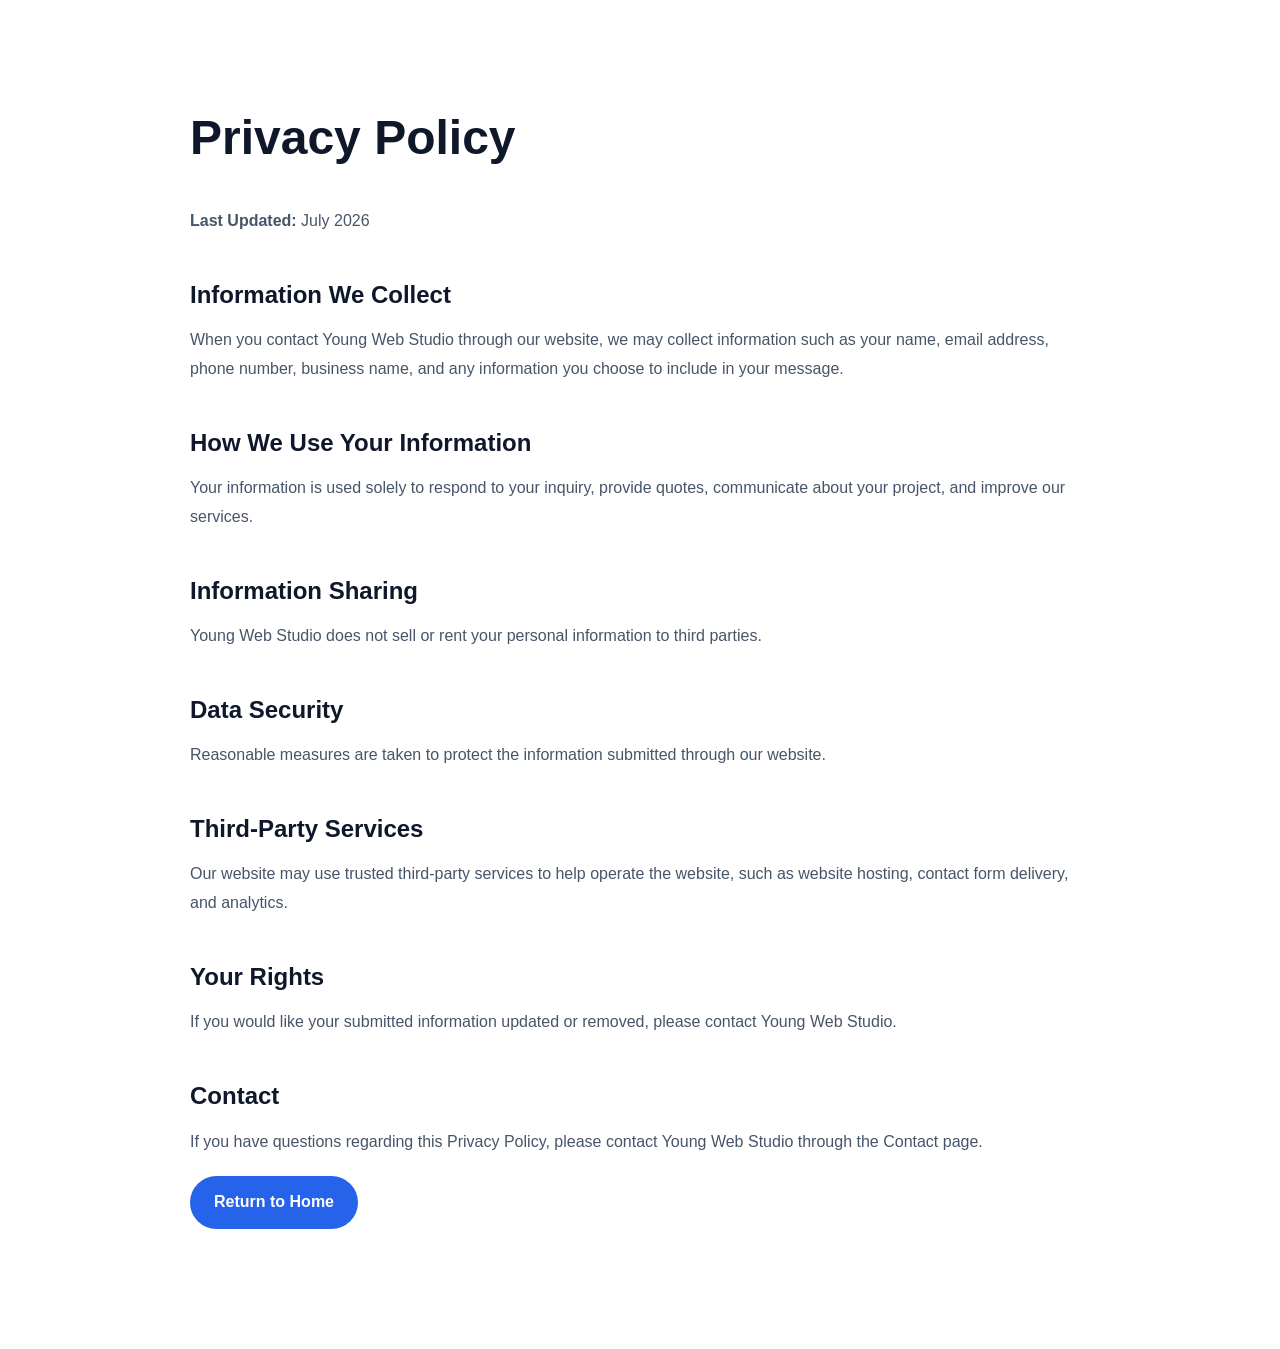
<file: privacy.html>
<!DOCTYPE html>
<html lang="en">

<head>

<meta charset="UTF-8">
<meta name="viewport" content="width=device-width, initial-scale=1.0">

<title>Privacy Policy | Young Web Studio</title>

<meta name="description" content="Privacy Policy for Young Web Studio.">

<link rel="stylesheet" href="styles.css">

<link rel="icon" type="image/x-icon" href="/favicon.ico">
<link rel="icon" type="image/png" sizes="32x32" href="/favicon-32x32.png">
<link rel="icon" type="image/png" sizes="16x16" href="/favicon-16x16.png">

</head>

<body>

<section class="legal-page">

<div class="container">

<h1>Privacy Policy</h1>

<p><strong>Last Updated:</strong> July 2026</p>

<h2>Information We Collect</h2>

<p>
When you contact Young Web Studio through our website, we may collect
information such as your name, email address, phone number, business name,
and any information you choose to include in your message.
</p>

<h2>How We Use Your Information</h2>

<p>
Your information is used solely to respond to your inquiry, provide quotes,
communicate about your project, and improve our services.
</p>

<h2>Information Sharing</h2>

<p>
Young Web Studio does not sell or rent your personal information to third
parties.
</p>

<h2>Data Security</h2>

<p>
Reasonable measures are taken to protect the information submitted through
our website.
</p>

<h2>Third-Party Services</h2>

<p>
Our website may use trusted third-party services to help operate the website,
such as website hosting, contact form delivery, and analytics.
</p>

<h2>Your Rights</h2>

<p>
If you would like your submitted information updated or removed, please
contact Young Web Studio.
</p>

<h2>Contact</h2>

<p>
If you have questions regarding this Privacy Policy, please contact
Young Web Studio through the Contact page.
</p>

<p>

<a href="index.html" class="btn">
Return to Home
</a>

</p>

</div>

</section>

</body>

</html>
</file>
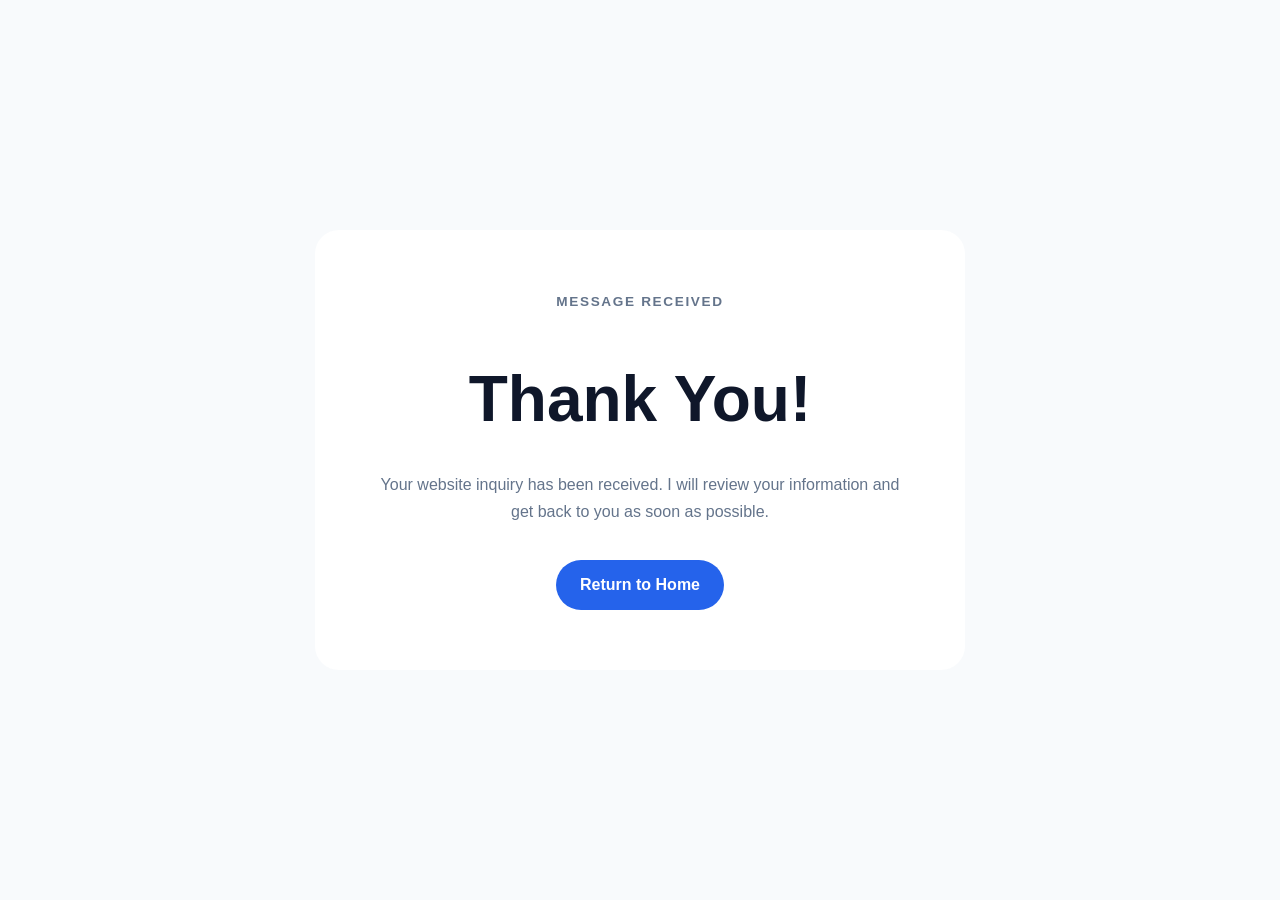
<file: success.html>
<!DOCTYPE html>
<html lang="en">

<head>
    <meta charset="UTF-8">
    <meta name="viewport" content="width=device-width, initial-scale=1.0">

    <title>Thank You | Young Web Studio</title>

    <link rel="stylesheet" href="styles.css">
</head>

<body>

    <main class="success-page">

        <div class="success-card">

            <p class="section-label">
                Message Received
            </p>

            <h1>Thank You!</h1>

            <p>
                Your website inquiry has been received. I will review your
                information and get back to you as soon as possible.
            </p>

            <a href="index.html" class="btn">
                Return to Home
            </a>

        </div>

    </main>

</body>

</html>
</file>
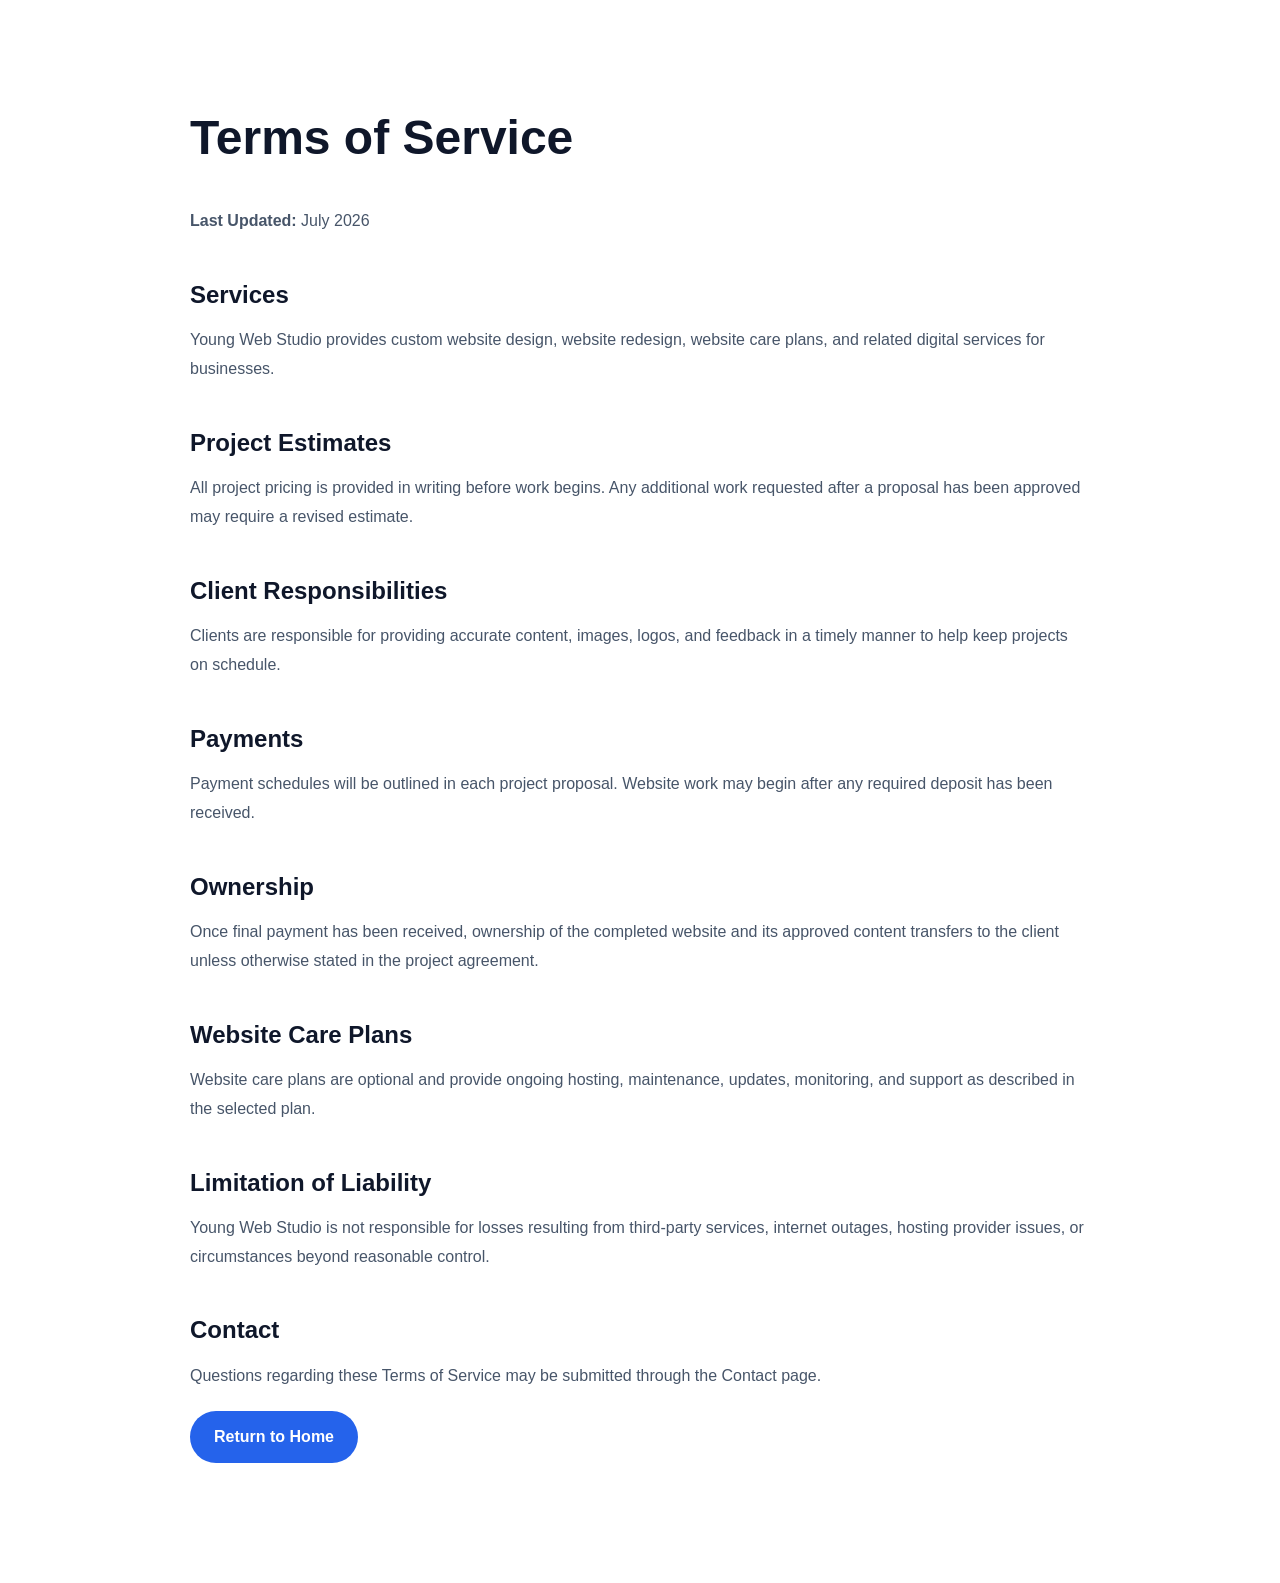
<file: terms.html>
<!DOCTYPE html>
<html lang="en">

<head>

<meta charset="UTF-8">
<meta name="viewport" content="width=device-width, initial-scale=1.0">

<title>Terms of Service | Young Web Studio</title>

<meta name="description" content="Terms of Service for Young Web Studio.">

<link rel="stylesheet" href="styles.css">

<link rel="icon" type="image/x-icon" href="/favicon.ico">
<link rel="icon" type="image/png" sizes="32x32" href="/favicon-32x32.png">
<link rel="icon" type="image/png" sizes="16x16" href="/favicon-16x16.png">

</head>

<body>

<section class="legal-page">

<div class="container">

<h1>Terms of Service</h1>

<p><strong>Last Updated:</strong> July 2026</p>

<h2>Services</h2>

<p>
Young Web Studio provides custom website design, website redesign, website care plans, and related digital services for businesses.
</p>

<h2>Project Estimates</h2>

<p>
All project pricing is provided in writing before work begins. Any additional work requested after a proposal has been approved may require a revised estimate.
</p>

<h2>Client Responsibilities</h2>

<p>
Clients are responsible for providing accurate content, images, logos, and feedback in a timely manner to help keep projects on schedule.
</p>

<h2>Payments</h2>

<p>
Payment schedules will be outlined in each project proposal. Website work may begin after any required deposit has been received.
</p>

<h2>Ownership</h2>

<p>
Once final payment has been received, ownership of the completed website and its approved content transfers to the client unless otherwise stated in the project agreement.
</p>

<h2>Website Care Plans</h2>

<p>
Website care plans are optional and provide ongoing hosting, maintenance, updates, monitoring, and support as described in the selected plan.
</p>

<h2>Limitation of Liability</h2>

<p>
Young Web Studio is not responsible for losses resulting from third-party services, internet outages, hosting provider issues, or circumstances beyond reasonable control.
</p>

<h2>Contact</h2>

<p>
Questions regarding these Terms of Service may be submitted through the Contact page.
</p>

<p>
<a href="index.html" class="btn">
Return to Home
</a>
</p>

</div>

</section>

</body>

</html>
</file>
<file: styles.css>
:root {
    --navy: #0f172a;
    --blue: #2563eb;
    --blue-dark: #1d4ed8;
    --white: #ffffff;
    --light-gray: #f8fafc;
    --gray: #64748b;
    --text: #334155;
    --border: #e2e8f0;
}

* {
    box-sizing: border-box;
    margin: 0;
    padding: 0;
}

html {
    scroll-behavior: smooth;
}

body {
    font-family: Arial, Helvetica, sans-serif;
    color: var(--navy);
    background-color: var(--white);
    line-height: 1.6;
}

a {
    color: inherit;
    text-decoration: none;
}

header {
    background-color: var(--white);
    border-bottom: 1px solid var(--border);
}

.navbar {
    width: min(90%, 1120px);
    min-height: 76px;
    margin: 0 auto;

    display: flex;
    align-items: center;
    justify-content: space-between;
}

.logo {
    font-size: 1.25rem;
    font-weight: 800;
}

.nav-links {
    display: flex;
    align-items: center;
    gap: 28px;

    list-style: none;
}

.nav-links a {
    color: #334155;
    font-weight: 600;
}

.nav-links a:hover {
    color: var(--blue);
}

.hero {
    min-height: 680px;

    display: flex;
    align-items: center;

    color: var(--white);

    background:
        radial-gradient(
            circle at top right,
            rgba(37, 99, 235, 0.85),
            transparent 45%
        ),
        linear-gradient(
            135deg,
            #020617,
            #0f172a 55%,
            #1e293b
        );
}

.hero-content {
    width: min(90%, 1120px);
    margin: 0 auto;
    padding: 100px 0;
}

.hero h1 {
    max-width: 850px;
    margin-bottom: 24px;

    font-size: clamp(2.8rem, 7vw, 5.5rem);
    line-height: 1.05;
    letter-spacing: -0.05em;
}

.hero p {
    max-width: 720px;
    margin-bottom: 32px;

    color: #cbd5e1;
    font-size: 1.15rem;
}

.hero-buttons {
    display: flex;
    flex-wrap: wrap;
    gap: 14px;
}

.btn,
.btn-outline {
    min-height: 50px;
    padding: 12px 24px;

    display: inline-flex;
    align-items: center;
    justify-content: center;

    border-radius: 999px;

    font-weight: 700;

    transition:
        transform 0.2s ease,
        background-color 0.2s ease,
        border-color 0.2s ease;
}

.btn {
    color: var(--white);
    background-color: var(--blue);
}

.btn:hover {
    background-color: var(--blue-dark);
    transform: translateY(-2px);
}

.btn-outline {
    color: var(--white);
    border: 1px solid rgba(255, 255, 255, 0.45);
}

.btn-outline:hover {
    border-color: var(--white);
    transform: translateY(-2px);
}

@media (max-width: 700px) {
    .navbar {
        min-height: auto;
        padding: 18px 0;

        flex-direction: column;
        align-items: flex-start;
        gap: 18px;
    }

    .nav-links {
        width: 100%;
        flex-wrap: wrap;
        gap: 16px;
    }

    .hero {
        min-height: auto;
    }

    .hero-content {
        padding: 85px 0;
    }

    .hero-buttons {
        flex-direction: column;
        align-items: stretch;
    }

    .btn,
    .btn-outline {
        width: 100%;
    }
}
.container {
    width: min(90%, 1120px);
    margin: auto;
}

.services {
    padding: 100px 0;
    background: #f8fafc;
}

.services h2 {
    text-align: center;
    font-size: 2.5rem;
    margin-bottom: 15px;
}

.section-text {
    text-align: center;
    color: #64748b;
    margin-bottom: 60px;
}

.services-grid {
    display: grid;
    grid-template-columns: repeat(2,1fr);
    gap: 30px;
}

.service-card {
    background: white;
    padding: 35px;
    border-radius: 18px;
    box-shadow: 0 15px 40px rgba(0,0,0,.08);
    transition: .25s;
}

.service-card:hover {
    transform: translateY(-8px);
}

.service-card h3 {
    margin-bottom: 15px;
}

.service-card p {
    color: #64748b;
}

@media (max-width:800px){

.services-grid{
    grid-template-columns:1fr;
}

}
.nav-button {
    min-height: 44px;
    padding: 10px 20px;

    display: inline-flex;
    align-items: center;
    justify-content: center;

    color: var(--white);
    background-color: var(--blue);
    border-radius: 999px;

    font-weight: 700;

    transition:
        background-color 0.2s ease,
        transform 0.2s ease;
}

.nav-button:hover {
    background-color: var(--blue-dark);
    transform: translateY(-2px);
}

.hero-label,
.section-label {
    margin-bottom: 14px;

    color: #60a5fa;

    font-size: 0.85rem;
    font-weight: 800;
    letter-spacing: 0.12em;
    text-transform: uppercase;
}

.hero-description {
    max-width: 760px;
}

.section-label {
    text-align: center;
    color: var(--blue);
}

@media (max-width: 900px) {
    .nav-button {
        display: none;
    }
}
.portfolio {
    padding: 110px 0;
    background-color: var(--white);
}

.portfolio h2 {
    margin-bottom: 15px;

    text-align: center;
    font-size: clamp(2rem, 5vw, 2.8rem);
    line-height: 1.2;
}

.portfolio-grid {
    display: grid;
    grid-template-columns: repeat(3, 1fr);
    gap: 28px;
}

.project-card {
    overflow: hidden;

    background-color: var(--white);
    border: 1px solid var(--border);
    border-radius: 22px;

    box-shadow: 0 18px 45px rgba(15, 23, 42, 0.08);

    transition:
        transform 0.25s ease,
        box-shadow 0.25s ease;
}

.project-card:hover {
    transform: translateY(-8px);
    box-shadow: 0 24px 55px rgba(15, 23, 42, 0.14);
}

.project-preview {
    min-height: 270px;
    padding: 18px;

    display: flex;
    flex-direction: column;
}

.project-hvac {
    background:
        linear-gradient(
            145deg,
            #dbeafe,
            #eff6ff
        );
}

.project-auto {
    background:
        linear-gradient(
            145deg,
            #e2e8f0,
            #f8fafc
        );
}

.project-landscaping {
    background:
        linear-gradient(
            145deg,
            #dcfce7,
            #f0fdf4
        );
}

.browser-bar {
    height: 32px;
    padding: 0 12px;

    display: flex;
    align-items: center;
    gap: 7px;

    background-color: rgba(255, 255, 255, 0.82);
    border-radius: 12px 12px 0 0;
}

.browser-bar span {
    width: 8px;
    height: 8px;

    display: block;

    background-color: #94a3b8;
    border-radius: 50%;
}

.mock-site {
    flex: 1;
    padding: 30px 24px;

    display: flex;
    flex-direction: column;
    align-items: flex-start;
    justify-content: center;

    color: var(--navy);
    background-color: rgba(255, 255, 255, 0.92);
    border-radius: 0 0 12px 12px;
}

.mock-logo {
    margin-bottom: 24px;

    font-size: 0.9rem;
    font-weight: 800;
}

.mock-site h3 {
    margin-bottom: 10px;

    font-size: 1.55rem;
    line-height: 1.15;
}

.mock-site p {
    margin-bottom: 20px;

    color: var(--gray);
    font-size: 0.9rem;
}

.mock-button {
    padding: 9px 15px;

    color: var(--white);
    background-color: var(--blue);
    border-radius: 999px;

    font-size: 0.78rem;
    font-weight: 700;
}

.project-content {
    padding: 28px;
}

.project-type {
    margin-bottom: 8px;

    color: var(--blue);

    font-size: 0.76rem;
    font-weight: 800;
    letter-spacing: 0.08em;
    text-transform: uppercase;
}

.project-content h3 {
    margin-bottom: 12px;

    font-size: 1.3rem;
}

.project-content > p:not(.project-type) {
    margin-bottom: 20px;

    color: var(--gray);
}

.project-content a {
    color: var(--blue);
    font-weight: 700;
}

.project-content a:hover {
    color: var(--blue-dark);
}

@media (max-width: 950px) {
    .portfolio-grid {
        grid-template-columns: 1fr;
    }

    .project-card {
        max-width: 650px;
        margin: 0 auto;
    }
}
.logo {
    display: inline-flex;
    align-items: center;
    gap: 12px;

    font-size: 1.05rem;
    font-weight: 800;
}

.logo-mark {
    width: 40px;
    height: 40px;

    display: inline-flex;
    align-items: center;
    justify-content: center;

    color: var(--white);
    background:
        linear-gradient(
            135deg,
            var(--blue),
            #1e40af
        );

    border-radius: 10px;

    font-size: 0.9rem;
    font-weight: 900;
    letter-spacing: -0.04em;

    box-shadow: 0 8px 20px rgba(37, 99, 235, 0.22);
}

.logo-text {
    color: var(--navy);
}
/* ================= ABOUT ================= */

.about {
    padding: 110px 0;
    background-color: var(--navy);
}

.about-grid {
    display: grid;
    grid-template-columns: 1.1fr 0.9fr;
    align-items: center;
    gap: 70px;
}

.about-content {
    color: var(--white);
}

.about-content .about-label {
    text-align: left;
    color: #60a5fa;
}

.about-content h2 {
    max-width: 650px;
    margin-bottom: 24px;

    font-size: clamp(2.2rem, 5vw, 3.3rem);
    line-height: 1.15;
    letter-spacing: -0.03em;
}

.about-content p {
    max-width: 680px;
    margin-bottom: 18px;

    color: #cbd5e1;
    font-size: 1.05rem;
}

.about-content .btn {
    margin-top: 16px;
}

.about-card {
    padding: 42px;

    background:
        linear-gradient(
            145deg,
            rgba(37, 99, 235, 0.24),
            rgba(255, 255, 255, 0.06)
        );

    border: 1px solid rgba(255, 255, 255, 0.14);
    border-radius: 24px;

    color: var(--white);

    box-shadow: 0 30px 60px rgba(0, 0, 0, 0.25);
}

.about-logo {
    width: 72px;
    height: 72px;
    margin-bottom: 24px;

    display: flex;
    align-items: center;
    justify-content: center;

    background:
        linear-gradient(
            135deg,
            var(--blue),
            #1e40af
        );

    border-radius: 18px;

    font-size: 1.25rem;
    font-weight: 900;

    box-shadow: 0 14px 30px rgba(37, 99, 235, 0.35);
}

.about-card h3 {
    margin-bottom: 12px;
    font-size: 1.6rem;
}

.about-card > p {
    margin-bottom: 28px;
    color: #cbd5e1;
}

.about-features {
    display: grid;
    gap: 16px;
}

.about-features div {
    padding-top: 16px;
    border-top: 1px solid rgba(255, 255, 255, 0.12);
}

.about-features strong,
.about-features span {
    display: block;
}

.about-features strong {
    margin-bottom: 3px;
}

.about-features span {
    color: #94a3b8;
    font-size: 0.9rem;
}

/* ================= WHY CHOOSE US ================= */

.why-choose-us {
    padding: 110px 0;
    background-color: var(--light-gray);
}

.why-choose-us h2 {
    margin-bottom: 15px;

    text-align: center;
    font-size: clamp(2rem, 5vw, 2.8rem);
    line-height: 1.2;
}

.benefits-grid {
    display: grid;
    grid-template-columns: repeat(4, 1fr);
    gap: 24px;
}

.benefit-card {
    padding: 32px;

    background-color: var(--white);
    border: 1px solid var(--border);
    border-radius: 20px;

    transition:
        transform 0.25s ease,
        box-shadow 0.25s ease;
}

.benefit-card:hover {
    transform: translateY(-7px);
    box-shadow: 0 20px 45px rgba(15, 23, 42, 0.1);
}

.benefit-number {
    margin-bottom: 24px;

    color: var(--blue);

    font-size: 0.9rem;
    font-weight: 900;
    letter-spacing: 0.08em;
}

.benefit-card h3 {
    margin-bottom: 12px;
    font-size: 1.2rem;
}

.benefit-card p {
    color: var(--gray);
}

/* ================= RESPONSIVE ================= */

@media (max-width: 950px) {
    .about-grid {
        grid-template-columns: 1fr;
        gap: 45px;
    }

    .benefits-grid {
        grid-template-columns: repeat(2, 1fr);
    }
}

@media (max-width: 600px) {
    .about,
    .why-choose-us {
        padding: 80px 0;
    }

    .about-card {
        padding: 28px;
    }

    .benefits-grid {
        grid-template-columns: 1fr;
    }
}
/* ================= POLISHED NAVIGATION ================= */

header {
    position: sticky;
    top: 0;
    z-index: 1000;

    box-shadow: 0 4px 18px rgba(15, 23, 42, 0.06);
}

.navbar {
    padding: 0 4px;
}

/* ================= SMOOTHER INTERACTIONS ================= */

.service-card,
.project-card,
.benefit-card,
.about-card,
.btn,
.btn-outline,
.nav-button,
.form-button {
    transition:
        transform 0.25s ease,
        box-shadow 0.25s ease,
        background-color 0.25s ease,
        border-color 0.25s ease;
}

.service-card:hover {
    transform: translateY(-8px);
    box-shadow: 0 22px 50px rgba(15, 23, 42, 0.12);
}

.btn:hover,
.btn-outline:hover,
.nav-button:hover,
.form-button:hover {
    transform: translateY(-2px);
}

/* ================= CONTACT ================= */

.contact {
    padding: 110px 0;

    color: var(--white);

    background:
        radial-gradient(
            circle at top right,
            rgba(37, 99, 235, 0.5),
            transparent 35%
        ),
        linear-gradient(
            135deg,
            #020617,
            #0f172a 58%,
            #172554
        );
}

.contact-grid {
    display: grid;
    grid-template-columns: 0.9fr 1.1fr;
    align-items: start;
    gap: 70px;
}

.contact-label {
    text-align: left;
    color: #60a5fa;
}

.contact-content h2 {
    margin-bottom: 24px;

    font-size: clamp(2.2rem, 5vw, 3.4rem);
    line-height: 1.12;
    letter-spacing: -0.04em;
}

.contact-content > p {
    margin-bottom: 34px;

    color: #cbd5e1;
    font-size: 1.05rem;
}

.contact-points {
    display: grid;
    gap: 18px;
}

.contact-points div {
    padding-top: 18px;
    border-top: 1px solid rgba(255, 255, 255, 0.14);
}

.contact-points strong,
.contact-points span {
    display: block;
}

.contact-points strong {
    margin-bottom: 4px;
}

.contact-points span {
    color: #94a3b8;
}

.contact-form {
    padding: 38px;

    color: var(--navy);
    background-color: var(--white);

    border-radius: 24px;

    box-shadow: 0 30px 70px rgba(0, 0, 0, 0.28);
}

.form-row {
    display: grid;
    grid-template-columns: repeat(2, 1fr);
    gap: 18px;
}

.form-group {
    margin-bottom: 20px;
}

.form-group label {
    display: block;
    margin-bottom: 8px;

    font-size: 0.92rem;
    font-weight: 700;
}

.form-group input,
.form-group select,
.form-group textarea {
    width: 100%;
    padding: 14px 16px;

    color: var(--navy);
    background-color: var(--light-gray);

    border: 1px solid var(--border);
    border-radius: 12px;

    font: inherit;

    outline: none;
}

.form-group textarea {
    resize: vertical;
}

.form-group input:focus,
.form-group select:focus,
.form-group textarea:focus {
    background-color: var(--white);
    border-color: var(--blue);

    box-shadow: 0 0 0 4px rgba(37, 99, 235, 0.12);
}

.form-button {
    width: 100%;
    min-height: 52px;

    color: var(--white);
    background-color: var(--blue);

    border: none;
    border-radius: 999px;

    font-size: 1rem;
    font-weight: 800;

    cursor: pointer;
}

.form-button:hover {
    background-color: var(--blue-dark);
    box-shadow: 0 14px 30px rgba(37, 99, 235, 0.28);
}

.form-note {
    margin-top: 14px;

    color: var(--gray);

    text-align: center;
    font-size: 0.8rem;
}

/* ================= FOOTER ================= */

.footer {
    padding: 70px 0 24px;

    color: #cbd5e1;
    background-color: #020617;
}

.footer-grid {
    display: grid;
    grid-template-columns: 1.5fr 0.75fr 1fr;
    gap: 70px;
}

.footer-logo {
    margin-bottom: 20px;
}

.footer-logo .logo-text {
    color: var(--white);
}

.footer-brand p {
    max-width: 430px;
    color: #94a3b8;
}

.footer-links {
    display: flex;
    flex-direction: column;
    align-items: flex-start;
    gap: 10px;
}

.footer-links h3 {
    margin-bottom: 8px;

    color: var(--white);
    font-size: 1rem;
}

.footer-links a {
    color: #94a3b8;
}

.footer-links a:hover,
.footer-bottom a:hover {
    color: var(--white);
}

.footer-bottom {
    margin-top: 55px;
    padding-top: 22px;

    display: flex;
    justify-content: space-between;
    gap: 20px;

    color: #64748b;

    border-top: 1px solid rgba(255, 255, 255, 0.1);

    font-size: 0.9rem;
}

/* ================= RESPONSIVE CONTACT & FOOTER ================= */

@media (max-width: 900px) {
    .contact-grid {
        grid-template-columns: 1fr;
        gap: 45px;
    }

    .footer-grid {
        grid-template-columns: 1fr 1fr;
    }

    .footer-brand {
        grid-column: 1 / -1;
    }
}

@media (max-width: 600px) {
    .contact {
        padding: 80px 0;
    }

    .contact-form {
        padding: 26px;
    }

    .form-row,
    .footer-grid {
        grid-template-columns: 1fr;
    }

    .footer-brand {
        grid-column: auto;
    }

    .footer-bottom {
        flex-direction: column;
    }
}
/* ================= TESTIMONIALS ================= */

.testimonials {
    padding: 110px 0;
    background-color: var(--white);
}

.testimonials h2 {
    margin-bottom: 15px;

    text-align: center;
    font-size: clamp(2rem, 5vw, 2.8rem);
    line-height: 1.2;
}

.testimonials-grid {
    display: grid;
    grid-template-columns: repeat(3, 1fr);
    gap: 26px;
}

.testimonial-card {
    padding: 34px;

    background-color: var(--light-gray);
    border: 1px solid var(--border);
    border-radius: 22px;

    box-shadow: 0 16px 40px rgba(15, 23, 42, 0.06);

    transition:
        transform 0.25s ease,
        box-shadow 0.25s ease;
}

.testimonial-card:hover {
    transform: translateY(-7px);
    box-shadow: 0 24px 52px rgba(15, 23, 42, 0.12);
}

.testimonial-stars {
    margin-bottom: 22px;

    color: #f59e0b;

    font-size: 1rem;
    letter-spacing: 0.12em;
}

.testimonial-card blockquote {
    margin-bottom: 28px;

    color: #334155;

    font-size: 1.03rem;
    line-height: 1.75;
}

.testimonial-person {
    padding-top: 22px;

    display: flex;
    align-items: center;
    gap: 14px;

    border-top: 1px solid var(--border);
}

.testimonial-avatar {
    width: 46px;
    height: 46px;

    display: flex;
    align-items: center;
    justify-content: center;

    flex-shrink: 0;

    color: var(--white);
    background:
        linear-gradient(
            135deg,
            var(--blue),
            #1e40af
        );

    border-radius: 50%;

    font-size: 0.78rem;
    font-weight: 900;
}

.testimonial-person strong,
.testimonial-person span {
    display: block;
}

.testimonial-person strong {
    margin-bottom: 2px;
}

.testimonial-person span {
    color: var(--gray);
    font-size: 0.85rem;
}

@media (max-width: 900px) {
    .testimonials-grid {
        grid-template-columns: 1fr;
    }

    .testimonial-card {
        max-width: 650px;
        margin: 0 auto;
    }
}

@media (max-width: 600px) {
    .testimonials {
        padding: 80px 0;
    }

    .testimonial-card {
        padding: 28px;
    }
}
/* ================= STICKY NAVIGATION ================= */

header {
    position: sticky;
    top: 0;
    z-index: 1000;

    box-shadow: 0 4px 18px rgba(15, 23, 42, 0.06);
}

/* ================= POLISHED HOVER EFFECTS ================= */

.service-card,
.project-card,
.benefit-card,
.testimonial-card,
.about-card,
.contact-form {
    transition:
        transform 0.25s ease,
        box-shadow 0.25s ease;
}

.service-card:hover,
.project-card:hover,
.benefit-card:hover,
.testimonial-card:hover {
    transform: translateY(-8px);
    box-shadow: 0 24px 55px rgba(15, 23, 42, 0.14);
}

.about-card:hover,
.contact-form:hover {
    transform: translateY(-4px);
}

.nav-links a {
    position: relative;
}

.nav-links a::after {
    content: "";
    position: absolute;
    left: 0;
    bottom: -6px;

    width: 0;
    height: 2px;

    background-color: var(--blue);

    transition: width 0.25s ease;
}

.nav-links a:hover::after {
    width: 100%;
}
/* ================= MOBILE MENU ================= */

.menu-toggle {
    display: none;

    width: 44px;
    height: 44px;
    padding: 10px;

    background: transparent;
    border: 0;

    cursor: pointer;
}

.menu-toggle span {
    width: 100%;
    height: 2px;
    margin: 5px 0;

    display: block;

    background-color: var(--navy);
    border-radius: 999px;

    transition:
        transform 0.25s ease,
        opacity 0.25s ease;
}

@media (max-width: 700px) {
    .navbar {
        position: relative;

        min-height: 72px;
        padding: 14px 0;

        flex-direction: row;
        align-items: center;
    }

    .menu-toggle {
        display: block;
    }

    .nav-links {
        position: absolute;
        top: 100%;
        left: 0;

        width: 100%;
        padding: 20px;

        display: none;
        flex-direction: column;
        align-items: flex-start;
        gap: 18px;

        background-color: var(--white);
        border-top: 1px solid var(--border);
        border-bottom: 1px solid var(--border);

        box-shadow: 0 18px 35px rgba(15, 23, 42, 0.12);
    }

    .nav-links.active {
        display: flex;
    }

    .nav-links a {
        width: 100%;
    }

    .menu-toggle.active span:nth-child(1) {
        transform: translateY(7px) rotate(45deg);
    }

    .menu-toggle.active span:nth-child(2) {
        opacity: 0;
    }

    .menu-toggle.active span:nth-child(3) {
        transform: translateY(-7px) rotate(-45deg);
    }
}
/* ================= SCROLL ANIMATIONS ================= */

.service-card,
.project-card,
.about-content,
.about-card,
.benefit-card,
.testimonial-card,
.faq-item,
.contact-content,
.contact-form {

    opacity: 0;

    transform: translateY(50px);

    transition:
        opacity .7s ease,
        transform .7s ease;
}

.show {

    opacity: 1;

    transform: translateY(0);

}
/* ================= FAQ SECTION ================= */

.faq-section {
    padding: 100px 20px;
    background-color: #f8fafc;
}

.faq-section .section-heading {
    max-width: 700px;
    margin: 0 auto 50px;
    text-align: center;
}

.faq-container {
    width: 100%;
    max-width: 850px;
    margin: 0 auto;
}

.faq-item {
    margin-bottom: 16px;

    background-color: var(--white);
    border: 1px solid var(--border);
    border-radius: 14px;

    overflow: hidden;

    box-shadow: 0 8px 25px rgba(15, 23, 42, 0.05);

    transition:
        border-color 0.25s ease,
        box-shadow 0.25s ease;
}

.faq-item:hover {
    border-color: rgba(37, 99, 235, 0.35);
    box-shadow: 0 14px 35px rgba(15, 23, 42, 0.08);
}

.faq-question {
    width: 100%;
    padding: 22px 24px;

    display: flex;
    align-items: center;
    justify-content: space-between;
    gap: 20px;

    color: var(--navy);
    background-color: transparent;
    border: 0;

    font-family: inherit;
    font-size: 1rem;
    font-weight: 700;
    text-align: left;

    cursor: pointer;
}

.faq-icon {
    min-width: 30px;
    height: 30px;

    display: flex;
    align-items: center;
    justify-content: center;

    color: var(--blue);
    background-color: rgba(37, 99, 235, 0.1);
    border-radius: 50%;

    font-size: 1.4rem;
    font-weight: 400;

    transition: transform 0.3s ease;
}

.faq-answer {
    max-height: 0;
    overflow: hidden;

    transition: max-height 0.35s ease;
}

.faq-answer p {
    margin: 0;
    padding: 0 24px 24px;

    color: var(--text);
    line-height: 1.7;
}

.faq-item.active .faq-icon {
    transform: rotate(45deg);
}

@media (max-width: 600px) {
    .faq-section {
        padding: 75px 20px;
    }

    .faq-question {
        padding: 19px 18px;
        font-size: 0.95rem;
    }

    .faq-answer p {
        padding: 0 18px 20px;
    }
}
/* ================= PROCESS ================= */

.process{
    padding:110px 0;
    background:#fff;
}

.process h2{
    text-align:center;
    margin-bottom:15px;
    font-size:clamp(2rem,5vw,2.8rem);
}

.process-grid{
    display:grid;
    grid-template-columns:repeat(4,1fr);
    gap:25px;
    margin-top:60px;
}

.process-card{
    background:#fff;
    border:1px solid var(--border);
    border-radius:20px;
    padding:35px;
    text-align:center;
    box-shadow:var(--shadow-sm);

    transition:
        transform .25s ease,
        box-shadow .25s ease;
}

.process-card:hover{
    transform:translateY(-8px);
    box-shadow:var(--shadow-lg);
}

.process-number{
    width:60px;
    height:60px;
    margin:0 auto 24px;

    display:flex;
    align-items:center;
    justify-content:center;

    background:var(--blue);
    color:#fff;

    border-radius:50%;

    font-size:1.4rem;
    font-weight:800;
}

.process-card h3{
    margin-bottom:15px;
}

.process-card p{
    color:var(--gray);
}

@media(max-width:900px){

.process-grid{
    grid-template-columns:repeat(2,1fr);
}

}

@media(max-width:600px){

.process{
    padding:80px 0;
}

.process-grid{
    grid-template-columns:1fr;
}

}
/* ================= CTA ================= */

.cta{
    padding:100px 20px;
    background:linear-gradient(135deg,#0f172a,#1e3a8a);
    color:#fff;
    text-align:center;
}

.cta h2{
    font-size:clamp(2rem,5vw,3rem);
    margin-bottom:20px;
}

.cta p{
    max-width:700px;
    margin:0 auto 35px;
    font-size:1.1rem;
    line-height:1.7;
    opacity:.9;
}

.cta .btn{
    background:#fff;
    color:#1e3a8a;
}

.cta .btn:hover{
    transform:translateY(-3px);
}
.hidden{
    display:none;
}
/* ================= SUCCESS PAGE ================= */

.success-page{
    min-height:100vh;
    display:flex;
    align-items:center;
    justify-content:center;
    padding:30px;
    background:#f8fafc;
}

.success-card{
    width:100%;
    max-width:650px;
    padding:60px 40px;
    text-align:center;
    background:#fff;
    border-radius:24px;
    box-shadow:var(--shadow-lg);
}

.success-card h1{
    margin-bottom:20px;
    font-size:clamp(2.5rem,6vw,4rem);
}

.success-card p{
    margin:0 auto 35px;
    max-width:520px;
    color:var(--gray);
    line-height:1.7;
}
/* ================= PRICING ================= */

.pricing {
    padding: 100px 20px;
    background: #f7f9fc;
    text-align: center;
}

.pricing .section-text {
    max-width: 700px;
    margin: 0 auto 45px;
}

.pricing-card {
    max-width: 720px;
    margin: 0 auto 65px;
    padding: 50px 45px;
    background: #ffffff;
    border: 1px solid #e2e8f0;
    border-radius: 18px;
    box-shadow: 0 18px 45px rgba(15, 23, 42, 0.09);
}

.pricing-card h3 {
    margin-bottom: 8px;
    font-size: 1.25rem;
    color: #475569;
}

.price {
    margin-bottom: 30px;
    font-size: clamp(3rem, 7vw, 4.5rem);
    font-weight: 800;
    line-height: 1;
    color: #0f172a;
}

.pricing-features {
    display: grid;
    grid-template-columns: repeat(2, minmax(0, 1fr));
    gap: 16px 30px;
    max-width: 560px;
    margin: 0 auto 35px;
    padding: 0;
    text-align: left;
    list-style: none;
}

.pricing-features li {
    color: #334155;
    font-size: 1rem;
    line-height: 1.5;
}

.care-plans {
    max-width: 1000px;
    margin: 0 auto;
}

.care-plans > h3 {
    margin-bottom: 30px;
    font-size: 2rem;
    color: #0f172a;
}

.care-grid {
    display: grid;
    grid-template-columns: repeat(2, minmax(0, 1fr));
    gap: 28px;
}

.care-card {
    padding: 38px 32px;
    background: #ffffff;
    border: 1px solid #e2e8f0;
    border-radius: 16px;
    text-align: left;
    box-shadow: 0 12px 30px rgba(15, 23, 42, 0.07);
    transition:
        transform 0.25s ease,
        box-shadow 0.25s ease,
        border-color 0.25s ease;
}

.care-card:hover {
    transform: translateY(-6px);
    border-color: #94a3b8;
    box-shadow: 0 20px 42px rgba(15, 23, 42, 0.12);
}

.care-card h4 {
    margin-bottom: 8px;
    font-size: 1.5rem;
    color: #0f172a;
}

.care-price {
    margin-bottom: 25px;
    font-size: 2rem;
    font-weight: 800;
    color: #0f172a;
}

.care-card ul {
    margin: 0;
    padding: 0;
    list-style: none;
}

.care-card li {
    position: relative;
    margin-bottom: 14px;
    padding-left: 26px;
    color: #475569;
    line-height: 1.6;
}

.care-card li::before {
    position: absolute;
    top: 0;
    left: 0;
    content: "✓";
    font-weight: 700;
    color: #16a34a;
}

.pricing-note {
    max-width: 760px;
    margin: 30px auto 0;
    color: #64748b;
    font-size: 0.95rem;
    line-height: 1.7;
}

/* ================= PRICING RESPONSIVE ================= */

@media (max-width: 768px) {
    .pricing {
        padding: 75px 18px;
    }

    .pricing-card {
        padding: 40px 24px;
    }

    .pricing-features,
    .care-grid {
        grid-template-columns: 1fr;
    }

    .pricing-features {
        max-width: 360px;
    }

    .care-card {
        padding: 32px 24px;
    }
}

@media (max-width: 480px) {
    .pricing {
        padding: 60px 15px;
    }

    .pricing-card {
        padding: 35px 20px;
    }

    .price {
        font-size: 3rem;
    }

    .care-plans > h3 {
        font-size: 1.7rem;
    }
}
/* ================= EARLY CLIENT SECTION ================= */

.early-client-grid .testimonial-card {
    text-align: left;
}

.early-client-grid .testimonial-card h3 {
    margin: 18px 0 12px;
}

.early-client-grid .testimonial-card p {
    margin: 0;
}

.early-client-cta {
    margin-top: 40px;
    text-align: center;
}
/* ================= LEGAL PAGES ================= */

.legal-page {

padding:100px 20px;

}

.legal-page .container{

max-width:900px;

margin:auto;

}

.legal-page h1{

margin-bottom:30px;

font-size:3rem;

}

.legal-page h2{

margin-top:40px;

margin-bottom:12px;

}

.legal-page p{

margin-bottom:20px;

line-height:1.8;

color:#475569;

}
/* ================= 404 PAGE ================= */

.error-page {
    display: flex;
    align-items: center;
    justify-content: center;
    min-height: 100vh;
    padding: 40px 20px;
    background: #f7f9fc;
    text-align: center;
}

.error-content {
    max-width: 720px;
}

.error-code {
    margin-bottom: 10px;
    font-size: clamp(5rem, 15vw, 9rem);
    font-weight: 800;
    line-height: 1;
    color: #0f172a;
}

.error-content h1 {
    margin-bottom: 20px;
    font-size: clamp(2rem, 5vw, 3.5rem);
    color: #0f172a;
}

.error-content > p:not(.error-code) {
    max-width: 600px;
    margin: 0 auto 32px;
    color: #64748b;
    font-size: 1.1rem;
    line-height: 1.8;
}
</file>
